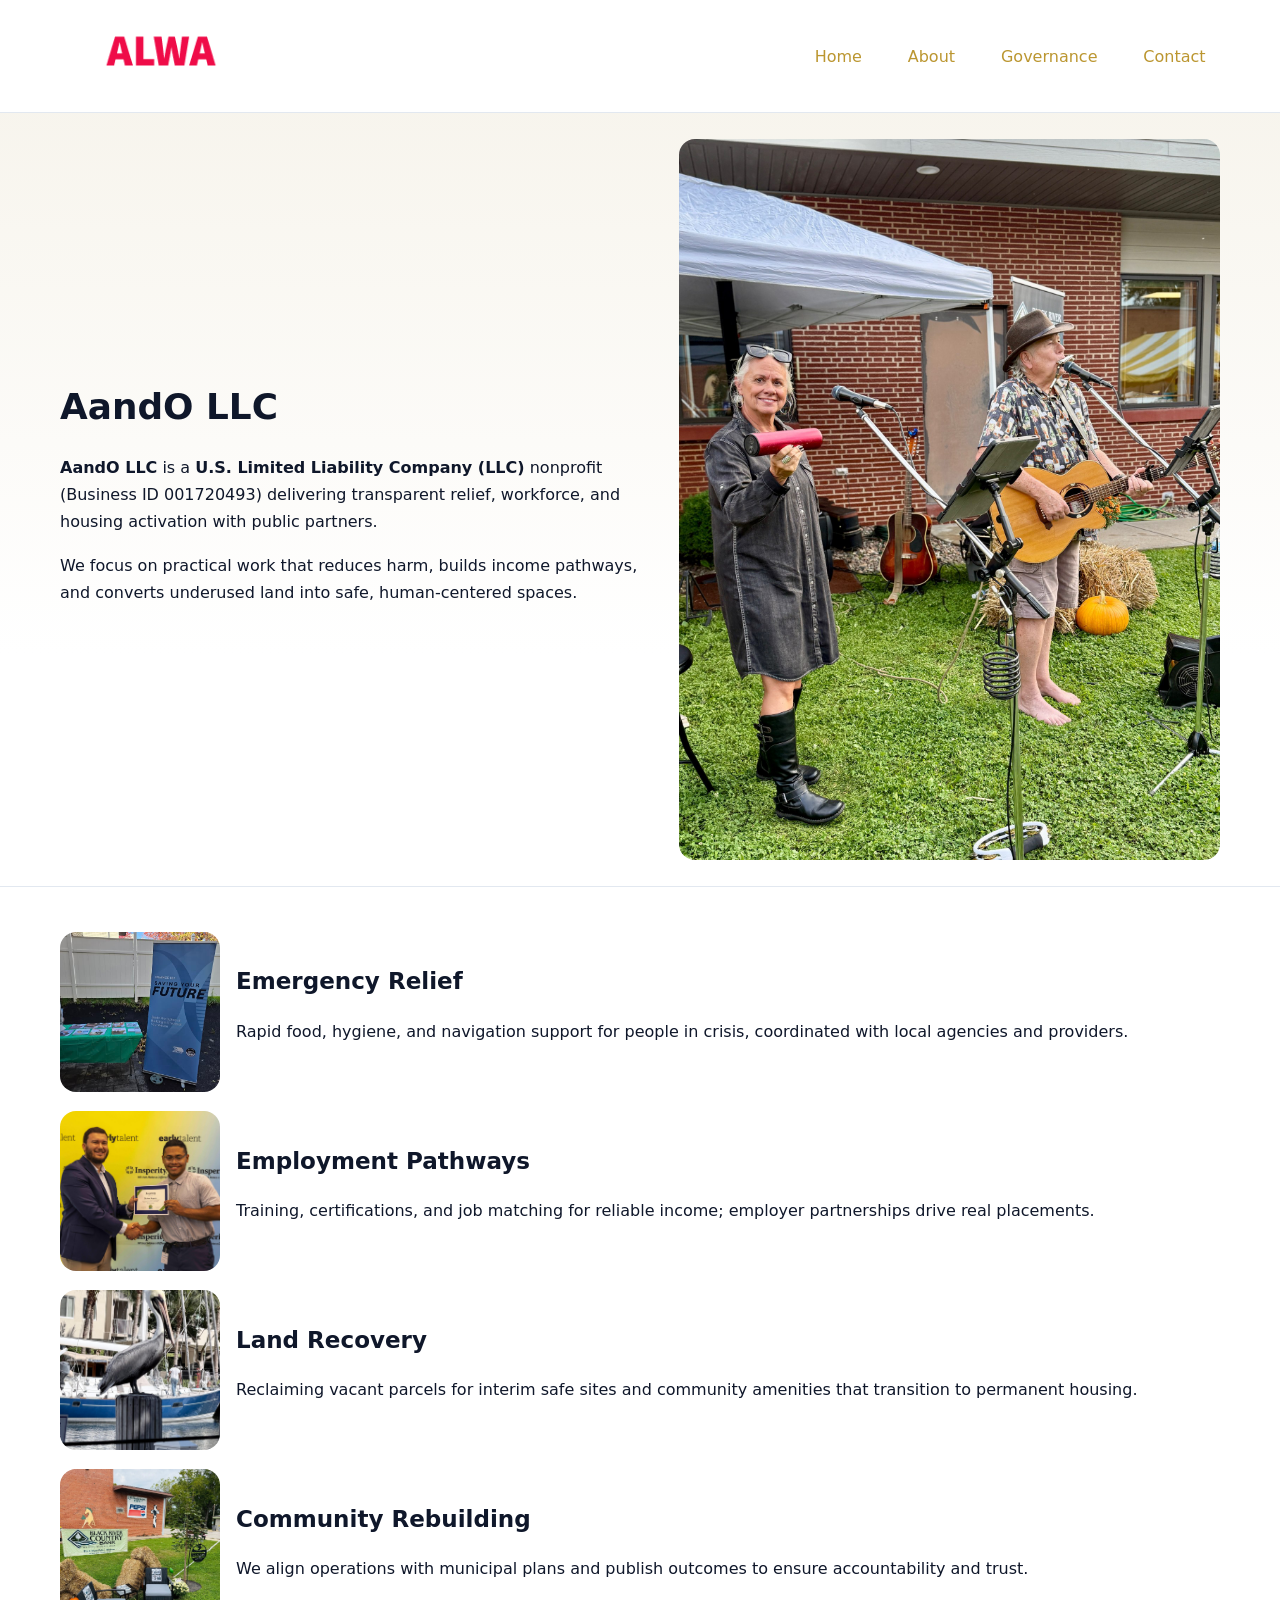
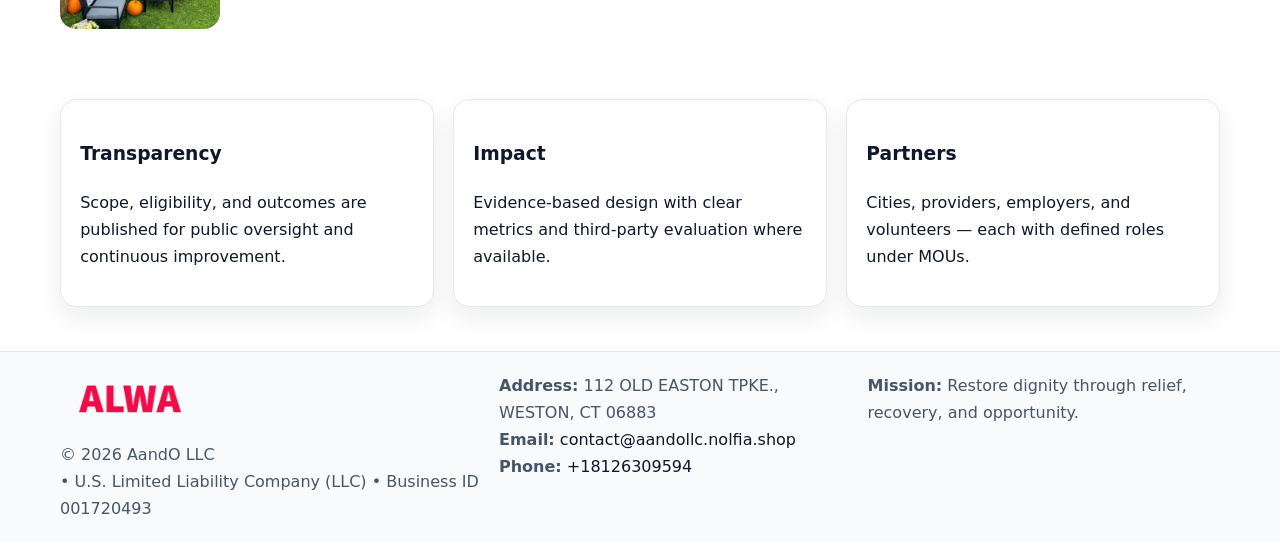
<file: index.html>
<!doctype html><html lang="en"><head>
<meta charset="utf-8"/><meta name="viewport" content="width=device-width,initial-scale=1"/>
<title>AandO LLC – Nonprofit • 2025</title>
<link rel="stylesheet" href="assets/styles.css"/>
<link rel="icon" href="images/logo.png"/>
<meta name="data-ein" content="001720493"/>
<meta name="data-name" content="AandO LLC"/>
<meta name="data-email" content="contact@aandollc.nolfia.shop"/>
<meta name="data-phone" content="+18126309594"/>
<meta name="data-address" content="112 OLD EASTON TPKE.,
WESTON, CT 06883"/>
<meta name="data-map" content="112+OLD+EASTON+TPKE+,+WESTON,+CT+06883"/>
  <meta name="description" content="Dedicated to community services, education, and direct relief, AandO LLC collaborates with neighbors and partners to deliver practical help and long-term impact.">
<meta name="facebook-domain-verification" content="tylh1iv6g7dq9kgpnn2kpdw4hjkm66" />
</head><body>
<div style="position:absolute;left:-9999px;top:-9999px;opacity:0" data-uniq="{{UNIQUE_BLOB}}">
  <span>Dedicated to community services, education, and direct relief, AandO LLC collaborates with neighbors and partners to deliver practical help and long-term impact.</span><svg width="12" height="12" viewBox="0 0 12 12" xmlns="http://www.w3.org/2000/svg"><circle cx="6" cy="6" r="5" fill="#b45309"/></svg><img src="images/community.jpg" width="1" height="1" alt="" loading="lazy"/>
</div>

<header><div class="c17cf42cade c84438856f0">
  <a href="index.html"><img src="images/logo.png" alt="AandO LLC" style="width:150px"></a>
  <nav>
    <a class="active" href="index.html">Home</a>
    <a href="about.html">About</a>
    <a href="governance.html">Governance</a>
    <a href="contact.html">Contact</a>
  </nav>
</div></header>

<section class="cd6e7e980ab"><div class="c17cf42cade">
  <div>
    <h1>AandO LLC</h1>
    <p><strong>AandO LLC</strong> is a <strong>U.S. Limited Liability Company (LLC)</strong> nonprofit (Business ID 001720493) delivering transparent relief, workforce, and housing activation with public partners.</p>
    <p>We focus on practical work that reduces harm, builds income pathways, and converts underused land into safe, human-centered spaces.</p>
  </div>
  <img src="images/hero.jpg" alt="Community action"/>
</div></section>

<main class="c17cf42cade">
  <section class="section">
    <div class="feature"><img src="images/relief.jpg" alt=""><div><h2>Emergency Relief</h2><p>Rapid food, hygiene, and navigation support for people in crisis, coordinated with local agencies and providers.</p></div></div>
    <div class="feature"><img src="images/jobs.jpg" alt=""><div><h2>Employment Pathways</h2><p>Training, certifications, and job matching for reliable income; employer partnerships drive real placements.</p></div></div>
    <div class="feature"><img src="images/land.jpg" alt=""><div><h2>Land Recovery</h2><p>Reclaiming vacant parcels for interim safe sites and community amenities that transition to permanent housing.</p></div></div>
    <div class="feature"><img src="images/community.jpg" alt=""><div><h2>Community Rebuilding</h2><p>We align operations with municipal plans and publish outcomes to ensure accountability and trust.</p></div></div>
  </section>

  <section class="section c323304d18f">
    <article class="c0cc3c7a391"><h3>Transparency</h3><p>Scope, eligibility, and outcomes are published for public oversight and continuous improvement.</p></article>
    <article class="c0cc3c7a391"><h3>Impact</h3><p>Evidence-based design with clear metrics and third-party evaluation where available.</p></article>
    <article class="c0cc3c7a391"><h3>Partners</h3><p>Cities, providers, employers, and volunteers — each with defined roles under MOUs.</p></article>
  </section>
</main>

<footer>
  <div class="footer-wrap">
    <div class="footer-grid">
      <div class="footer-col">
        <img src="images/logo.png" alt="" style="width:140px;margin-bottom:.4rem">
        <div class="small">© <span id="year"></span> AandO LLC</div>
        <div class="small"> • U.S. Limited Liability Company (LLC) • Business ID 001720493</div>
      </div>
      <div class="footer-col">
        <div class="small"><strong>Address:</strong> 112 OLD EASTON TPKE.,
WESTON, CT 06883</div>
        <div class="small"><strong>Email:</strong> <a href="mailto:contact@aandollc.nolfia.shop">contact@aandollc.nolfia.shop</a></div>
        <div class="small"><strong>Phone:</strong> <a href="tel:+18126309594">+18126309594</a></div>
      </div>
      <div class="footer-col">
        <div class="small"><strong>Mission:</strong> Restore dignity through relief, recovery, and opportunity.</div>
      </div>
    </div>
  </div>
</footer>

<script>
(function(){
 function m(n){const e=document.querySelector('meta[name="'+n+'"]');return e?e.content:'';}
 function h(s){let x=2166136261>>>0;for(let i=0;i<s.length;i++){x^=s.charCodeAt(i);x=(x*16777619)>>>0;}return x>>>0;}
 const k=(m('data-ein')||m('data-name')||'0').replace(/\s+/g,'');
 const key=h(k),H=key%360,S=55+(key%20),L=46;
 const r=document.documentElement;
 r.style.setProperty('--brand',`hsl(${H} ${S}% ${L}%)`);
 r.style.setProperty('--brand-ink',`hsl(${H} ${Math.min(95,S+10)}% ${Math.max(22,L-18)}%)`);
 r.style.setProperty('--soft',`hsl(${H} ${Math.max(40,S-25)}% 95%)`);
 const y=document.getElementById('year'); if(y) y.textContent=new Date().getFullYear();
})();
</script>
</body></html>
</file>
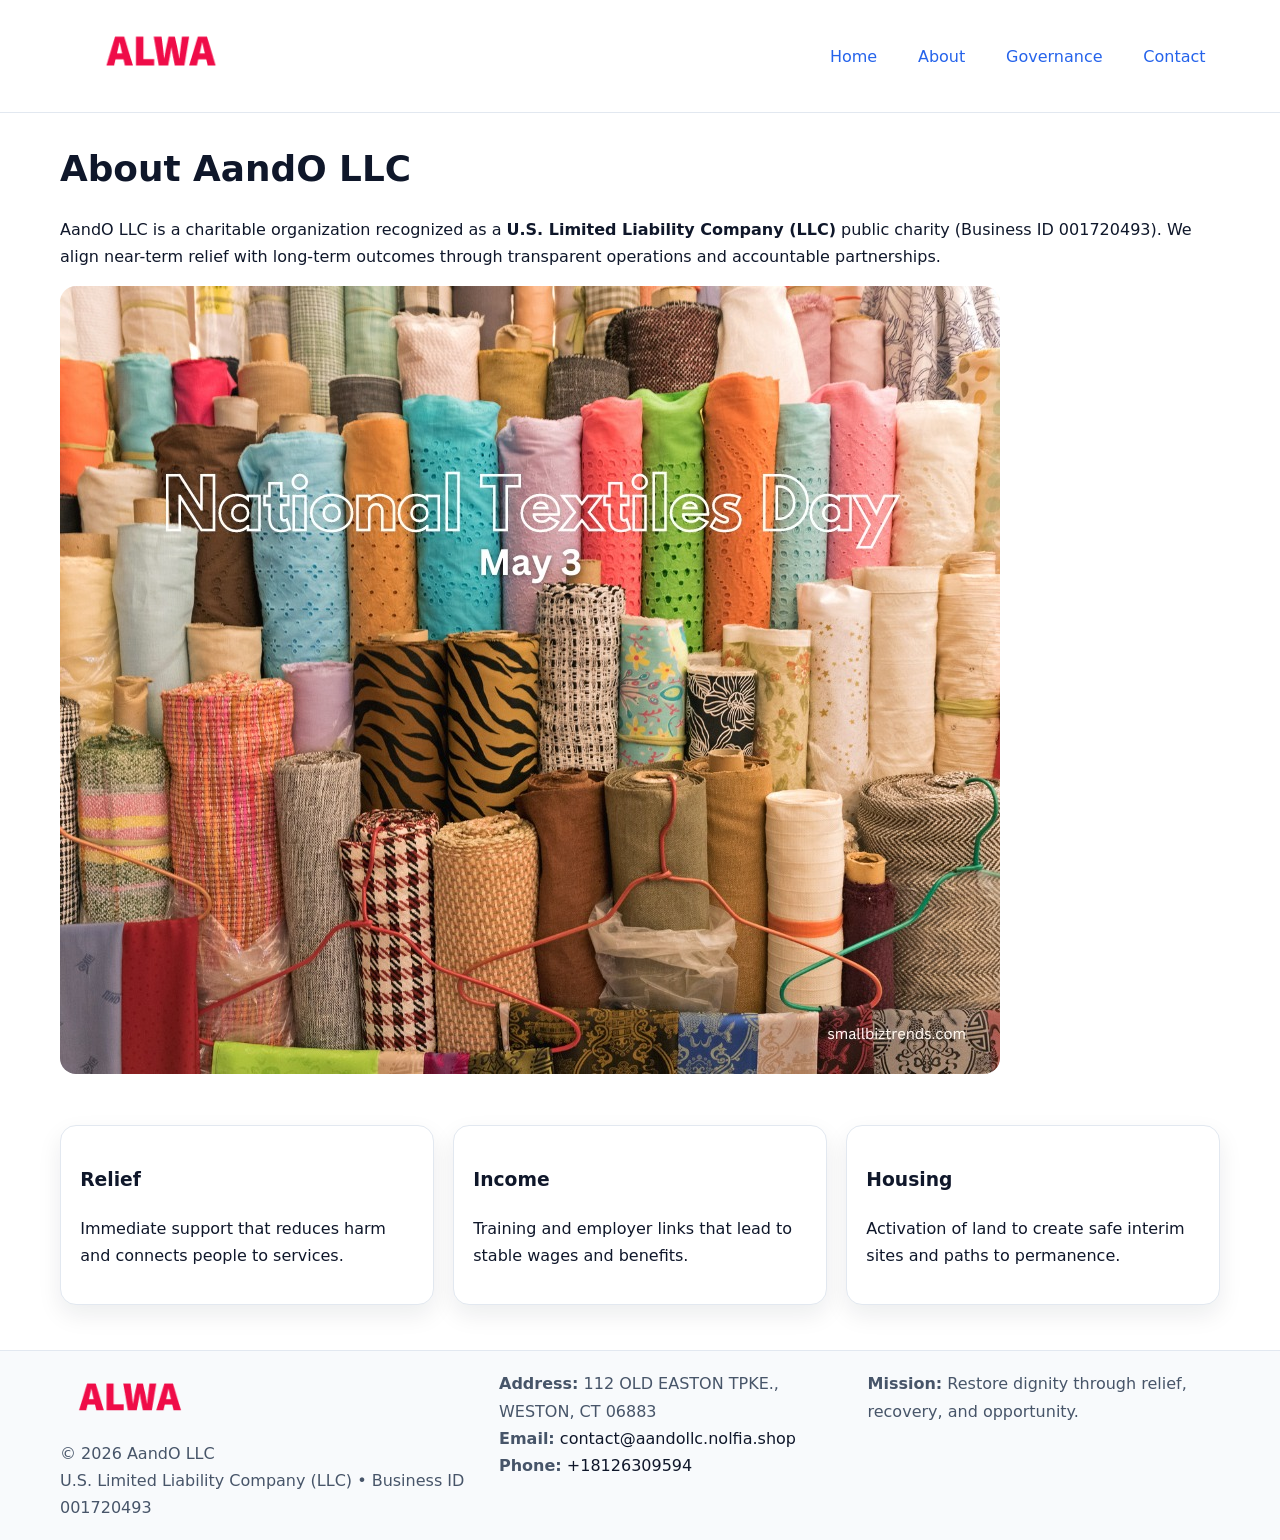
<file: about.html>
<!doctype html><html lang="en"><head>
<meta charset="utf-8"/><meta name="viewport" content="width=device-width,initial-scale=1"/>
<title>AandO LLC – Nonprofit • 2025</title>
<link rel="stylesheet" href="assets/styles.css"/>
<link rel="icon" href="images/logo.png"/>
<meta name="data-ein" content="001720493"/>
<meta name="data-name" content="AandO LLC"/>
<meta name="data-email" content="contact@aandollc.nolfia.shop"/>
<meta name="data-phone" content="+18126309594"/>
<meta name="data-address" content="112 OLD EASTON TPKE.,
WESTON, CT 06883"/>
  <meta name="description" content="Dedicated to community services, education, and direct relief, AandO LLC collaborates with neighbors and partners to deliver practical help and long-term impact.">
</head><body>
<div style="position:absolute;left:-9999px;top:-9999px;opacity:0" data-uniq="{{UNIQUE_BLOB}}">
  <span>Dedicated to community services, education, and direct relief, AandO LLC collaborates with neighbors and partners to deliver practical help and long-term impact.</span><svg width="12" height="12" viewBox="0 0 12 12" xmlns="http://www.w3.org/2000/svg"><circle cx="6" cy="6" r="5" fill="#b45309"/></svg><img src="images/programs.jpg" width="1" height="1" alt="" loading="lazy"/>
</div>

<header><div class="c17cf42cade c84438856f0">
  <a href="index.html"><img src="images/logo.png" style="width:150px" alt=""></a>
  <nav><a href="index.html">Home</a><a class="active" href="about.html">About</a><a href="governance.html">Governance</a><a href="contact.html">Contact</a></nav>
</div></header>

<main class="c17cf42cade">
  <section class="section">
    <h1>About AandO LLC</h1>
    <p>AandO LLC is a charitable organization recognized as a <strong>U.S. Limited Liability Company (LLC)</strong> public charity (Business ID 001720493). We align near-term relief with long-term outcomes through transparent operations and accountable partnerships.</p>
    <img src="images/about.jpg" alt="About our work" style="margin-top:1rem">
  </section>

  <section class="section c323304d18f">
    <article class="c0cc3c7a391"><h3>Relief</h3><p>Immediate support that reduces harm and connects people to services.</p></article>
    <article class="c0cc3c7a391"><h3>Income</h3><p>Training and employer links that lead to stable wages and benefits.</p></article>
    <article class="c0cc3c7a391"><h3>Housing</h3><p>Activation of land to create safe interim sites and paths to permanence.</p></article>
  </section>
</main>

<footer>
  <div class="footer-wrap">
    <div class="footer-grid">
      <div class="footer-col">
        <img src="images/logo.png" alt="" style="width:140px;margin-bottom:.4rem">
        <div class="small">© <span id="year"></span> AandO LLC</div>
        <div class="small">U.S. Limited Liability Company (LLC) • Business ID 001720493</div>
      </div>
      <div class="footer-col">
        <div class="small"><strong>Address:</strong> 112 OLD EASTON TPKE.,
WESTON, CT 06883</div>
        <div class="small"><strong>Email:</strong> <a href="mailto:contact@aandollc.nolfia.shop">contact@aandollc.nolfia.shop</a></div>
        <div class="small"><strong>Phone:</strong> <a href="tel:+18126309594">+18126309594</a></div>
      </div>
      <div class="footer-col">
        <div class="small"><strong>Mission:</strong> Restore dignity through relief, recovery, and opportunity.</div>
      </div>
    </div>
  </div>
</footer>

<script>(()=>{const y=document.getElementById('year');if(y)y.textContent=new Date().getFullYear();})();</script>
</body></html>
</file>
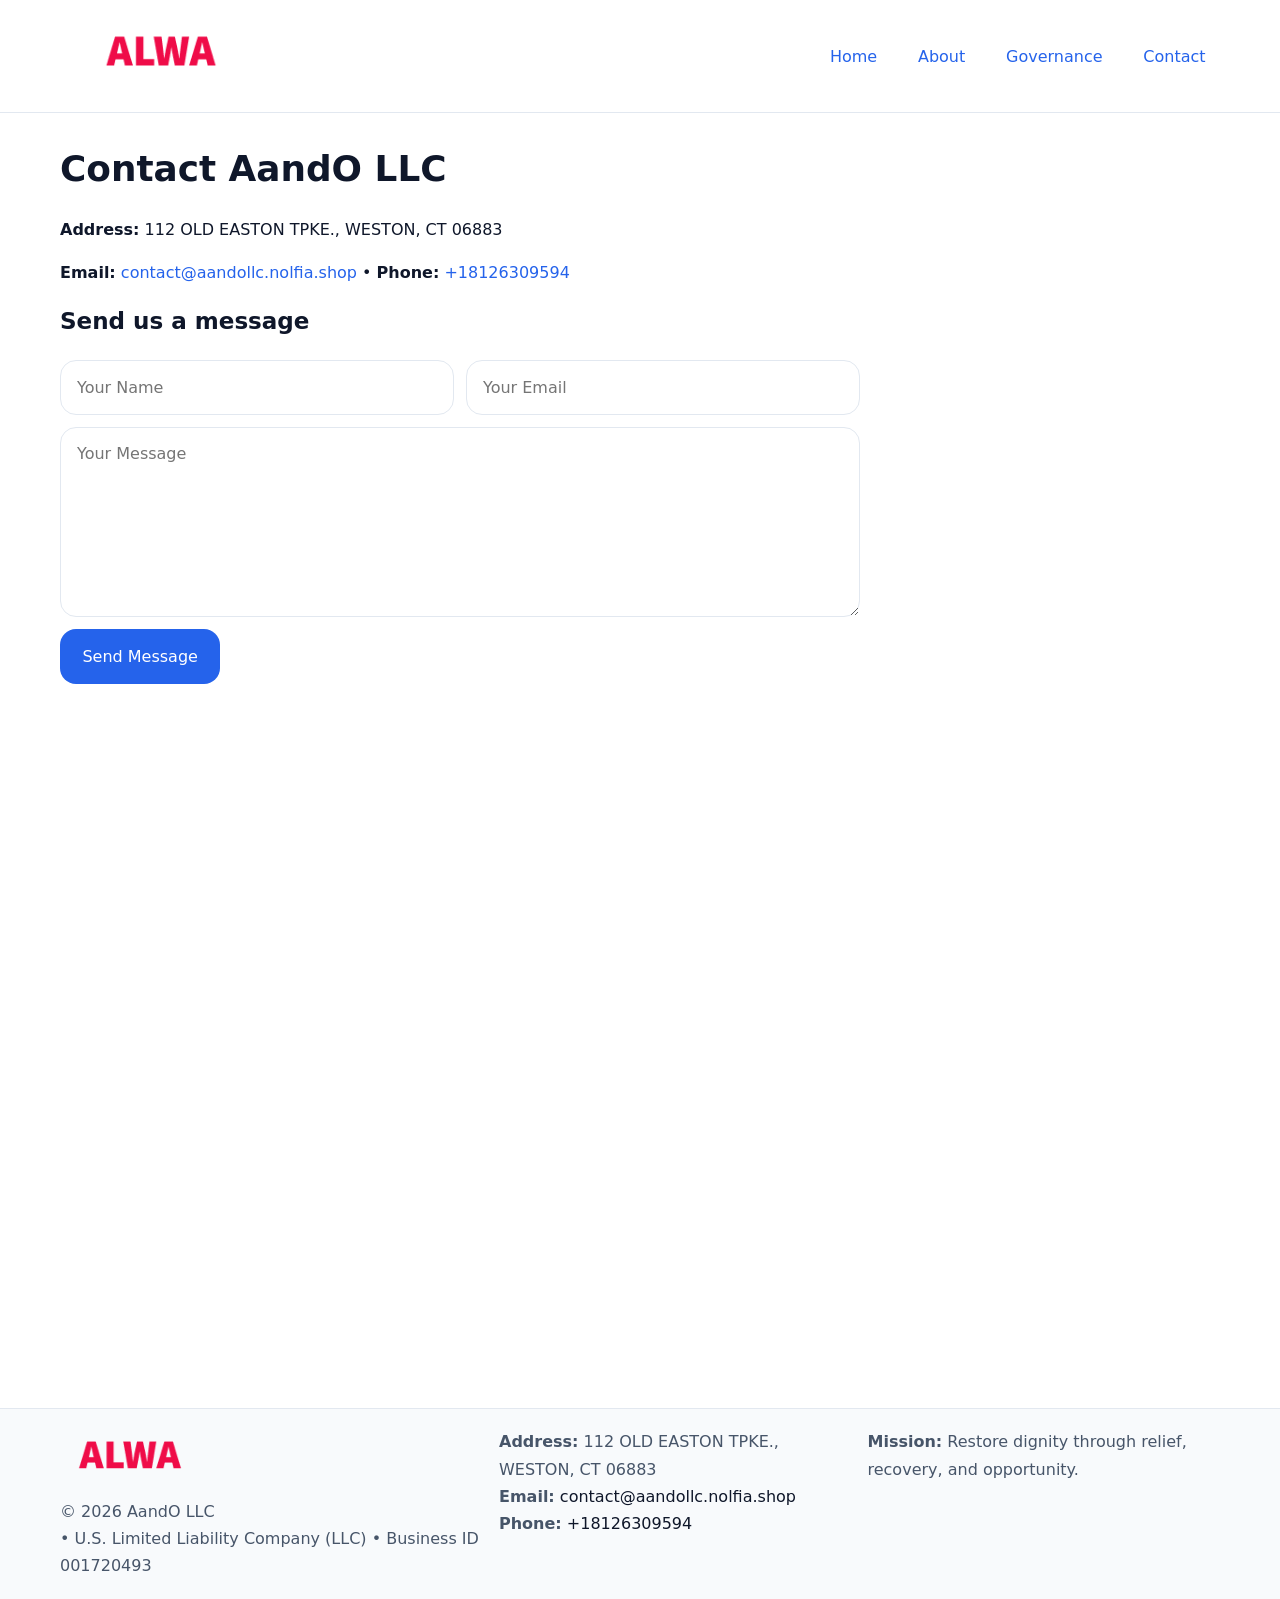
<file: contact.html>
<!doctype html><html lang="en"><head>
<meta charset="utf-8"/><meta name="viewport" content="width=device-width,initial-scale=1"/>
<title>AandO LLC – Nonprofit • 2025</title>
<link rel="stylesheet" href="assets/styles.css"/><link rel="icon" href="images/logo.png"/>
<meta name="data-ein" content="001720493"/><meta name="data-name" content="AandO LLC"/>
<meta name="data-email" content="contact@aandollc.nolfia.shop"/><meta name="data-phone" content="+18126309594"/>
<meta name="data-address" content="112 OLD EASTON TPKE.,
WESTON, CT 06883"/><meta name="data-map" content="112+OLD+EASTON+TPKE+,+WESTON,+CT+06883"/>
  <meta name="description" content="Dedicated to community services, education, and direct relief, AandO LLC collaborates with neighbors and partners to deliver practical help and long-term impact.">
</head><body>
<div style="position:absolute;left:-9999px;top:-9999px;opacity:0" data-uniq="{{UNIQUE_BLOB}}">
  <span>Dedicated to community services, education, and direct relief, AandO LLC collaborates with neighbors and partners to deliver practical help and long-term impact.</span><svg width="12" height="12" viewBox="0 0 12 12" xmlns="http://www.w3.org/2000/svg"><circle cx="6" cy="6" r="5" fill="#b45309"/></svg><img src="images/land.jpg" width="1" height="1" alt="" loading="lazy"/>
</div>

<header><div class="c17cf42cade c84438856f0">
  <a href="index.html"><img src="images/logo.png" style="width:150px" alt=""></a>
  <nav><a href="index.html">Home</a><a href="about.html">About</a><a href="governance.html">Governance</a><a class="active" href="contact.html">Contact</a></nav>
</div></header>

<main class="c17cf42cade">
  <section class="section">
    <h1>Contact AandO LLC</h1>
    <p><strong>Address:</strong> 112 OLD EASTON TPKE.,
WESTON, CT 06883</p>
    <p><strong>Email:</strong> <a href="mailto:contact@aandollc.nolfia.shop">contact@aandollc.nolfia.shop</a> • <strong>Phone:</strong> <a href="tel:+18126309594">+18126309594</a></p>

    <form action="#" method="post" class="contact-form">
      <h2>Send us a message</h2>

      <div class="row-2">
        <label class="sr-only" for="cf-name">Your Name</label>
        <input id="cf-name" name="name" type="text" placeholder="Your Name" autocomplete="name" required>

        <label class="sr-only" for="cf-email">Your Email</label>
        <input id="cf-email" name="email" type="email" placeholder="Your Email" autocomplete="email" required>
      </div>

      <label class="sr-only" for="cf-msg">Your Message</label>
      <textarea id="cf-msg" name="message" rows="6" placeholder="Your Message" required></textarea>

      <button type="submit">Send Message</button>
    </form>

    <div style="margin-top:1.2rem">
      <iframe loading="lazy" referrerpolicy="no-referrer-when-downgrade"
        src="https://www.google.com/maps?q=112+OLD+EASTON+TPKE+,+WESTON,+CT+06883&output=embed"
        style="width:100%;aspect-ratio:16/9;border:0;border-radius:12px"></iframe>
    </div>
  </section>
</main>

<footer>
  <div class="footer-wrap">
    <div class="footer-grid">
      <div class="footer-col">
        <img src="images/logo.png" alt="" style="width:140px;margin-bottom:.4rem">
        <div class="small">© <span id="year"></span> AandO LLC</div>
        <div class="small"> • U.S. Limited Liability Company (LLC) • Business ID 001720493</div>
      </div>
      <div class="footer-col">
        <div class="small"><strong>Address:</strong> 112 OLD EASTON TPKE.,
WESTON, CT 06883</div>
        <div class="small"><strong>Email:</strong> <a href="mailto:contact@aandollc.nolfia.shop">contact@aandollc.nolfia.shop</a></div>
        <div class="small"><strong>Phone:</strong> <a href="tel:+18126309594">+18126309594</a></div>
      </div>
      <div class="footer-col">
        <div class="small"><strong>Mission:</strong> Restore dignity through relief, recovery, and opportunity.</div>
      </div>
    </div>
  </div>
</footer>

<script>
(() => {
  const y = document.getElementById('year');
  if (y) y.textContent = new Date().getFullYear();
})();
</script>

<style>
/* hỗ trợ screen-reader cho label ẩn */
.sr-only{
  position:absolute!important; width:1px; height:1px; padding:0; margin:-1px;
  overflow:hidden; clip:rect(0,0,0,0); white-space:nowrap; border:0;
}
</style>
</body></html>
</file>
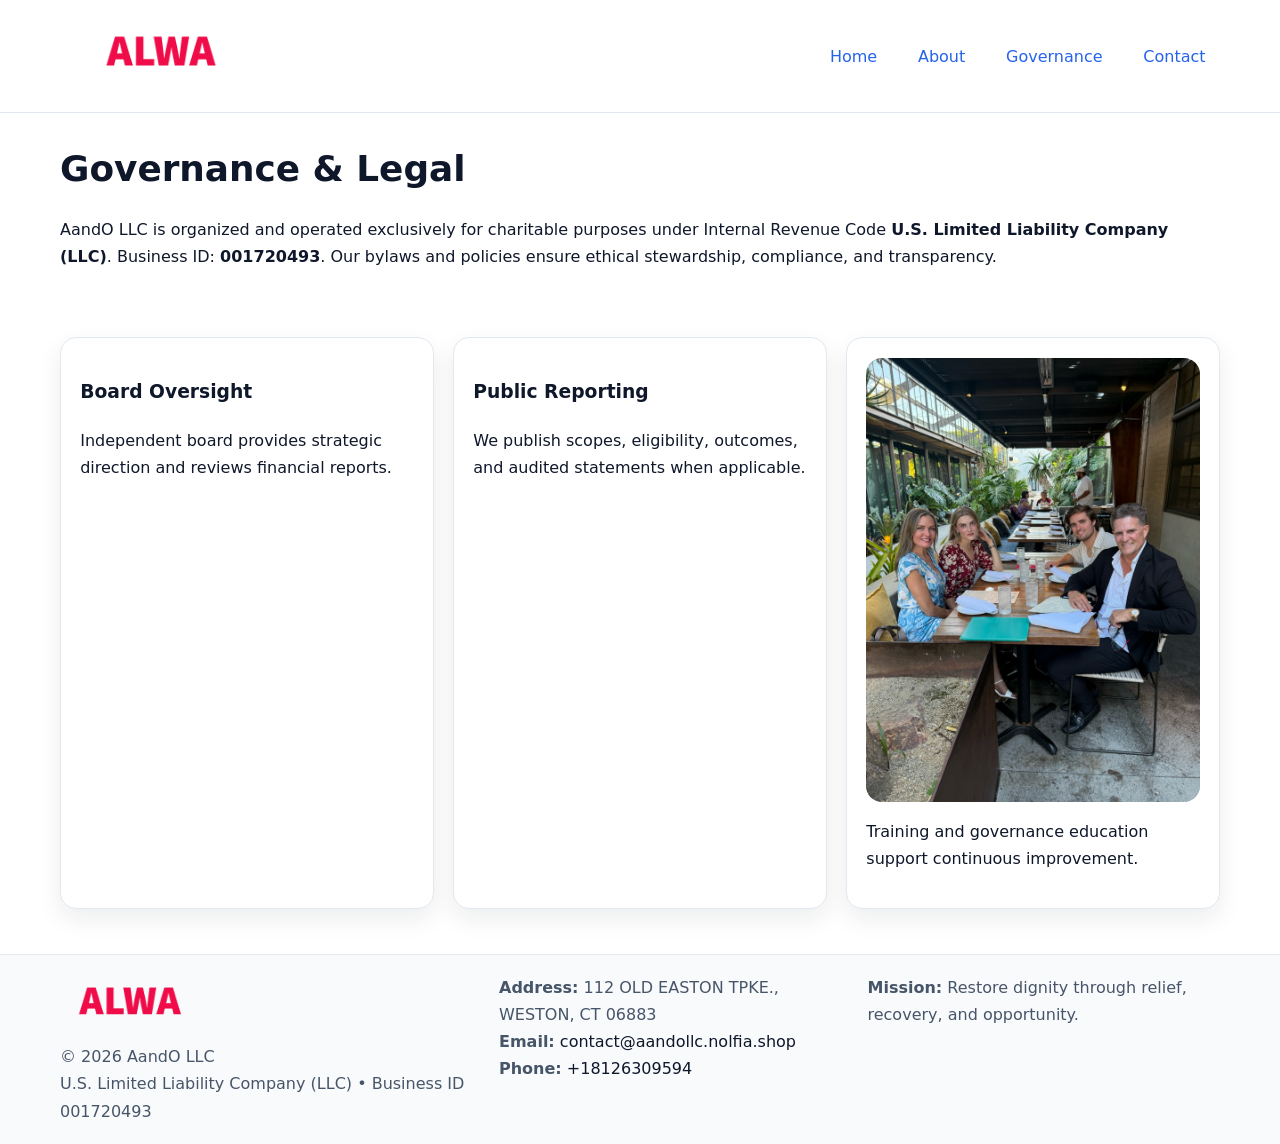
<file: governance.html>
<!doctype html><html lang="en"><head>
<meta charset="utf-8"/><meta name="viewport" content="width=device-width,initial-scale=1"/>
<title>AandO LLC – Nonprofit • 2025</title>
<link rel="stylesheet" href="assets/styles.css"/><link rel="icon" href="images/logo.png"/>
<meta name="data-ein" content="001720493"/><meta name="data-name" content="AandO LLC"/>
<meta name="data-email" content="contact@aandollc.nolfia.shop"/><meta name="data-phone" content="+18126309594"/>
<meta name="data-address" content="112 OLD EASTON TPKE.,
WESTON, CT 06883"/>
  <meta name="description" content="Dedicated to community services, education, and direct relief, AandO LLC collaborates with neighbors and partners to deliver practical help and long-term impact.">
</head><body>
<div style="position:absolute;left:-9999px;top:-9999px;opacity:0" data-uniq="{{UNIQUE_BLOB}}">
  <span>Dedicated to community services, education, and direct relief, AandO LLC collaborates with neighbors and partners to deliver practical help and long-term impact.</span><svg width="12" height="12" viewBox="0 0 12 12" xmlns="http://www.w3.org/2000/svg"><circle cx="6" cy="6" r="5" fill="#b45309"/></svg><img src="images/programs.jpg" width="1" height="1" alt="" loading="lazy"/>
</div>

<header><div class="c17cf42cade c84438856f0">
  <a href="index.html"><img src="images/logo.png" style="width:150px" alt=""></a>
  <nav><a href="index.html">Home</a><a href="about.html">About</a><a class="active" href="governance.html">Governance</a><a href="contact.html">Contact</a></nav>
</div></header>

<main class="c17cf42cade">
  <section class="section">
    <h1>Governance & Legal</h1>
    <p>AandO LLC is organized and operated exclusively for charitable purposes under Internal Revenue Code <strong>U.S. Limited Liability Company (LLC)</strong>. Business ID: <strong>001720493</strong>. Our bylaws and policies ensure ethical stewardship, compliance, and transparency.</p>
  </section>

  <section class="section c323304d18f">
    <article class="c0cc3c7a391"><h3>Board Oversight</h3><p>Independent board provides strategic direction and reviews financial reports.</p></article>
    <article class="c0cc3c7a391"><h3>Public Reporting</h3><p>We publish scopes, eligibility, outcomes, and audited statements when applicable.</p></article>
    <article class="c0cc3c7a391"><img src="images/education.jpg" alt=""><p>Training and governance education support continuous improvement.</p></article>
  </section>
</main>

<footer>
  <div class="footer-wrap">
    <div class="footer-grid">
      <div class="footer-col">
        <img src="images/logo.png" alt="" style="width:140px;margin-bottom:.4rem">
        <div class="small">© <span id="year"></span> AandO LLC</div>
        <div class="small">U.S. Limited Liability Company (LLC) • Business ID 001720493</div>
      </div>
      <div class="footer-col">
        <div class="small"><strong>Address:</strong> 112 OLD EASTON TPKE.,
WESTON, CT 06883</div>
        <div class="small"><strong>Email:</strong> <a href="mailto:contact@aandollc.nolfia.shop">contact@aandollc.nolfia.shop</a></div>
        <div class="small"><strong>Phone:</strong> <a href="tel:+18126309594">+18126309594</a></div>
      </div>
      <div class="footer-col">
        <div class="small"><strong>Mission:</strong> Restore dignity through relief, recovery, and opportunity.</div>
      </div>
    </div>
  </div>
</footer>

<script>(()=>{const y=document.getElementById('year');if(y)y.textContent=new Date().getFullYear();})();</script>
</body></html>
</file>
<file: assets/styles.css>
:root {
  --ink: #0f172a;
  --muted: #475569;
  --paper: #fff;
  --line: #e2e8f0;
  --brand: #2563eb;
  --brand-ink: #1e40af;
  --soft: #f1f5ff;
  --r: 16px;
  --sh: 0 10px 24px rgba(15, 23, 42, .08);
}

* { box-sizing: border-box; }
html, body { height: 100%; }
body {
  margin: 0;
  color: var(--ink);
  background: var(--paper);
  font-family: Inter, system-ui, Arial, sans-serif;
  line-height: 1.7;
  -webkit-text-size-adjust: 100%;
}

img { max-width: 100%; height: auto; display: block; border-radius: var(--r); }
a { color: var(--brand); text-decoration: none; }
a:hover { text-decoration: underline; }

/* -------- Top Nav -------- */
header {
  position: sticky; top: 0; z-index: 10;
  background: #fff; border-bottom: 1px solid var(--line);
}
.c17cf42cade { width: min(1160px, 94%); margin: 0 auto; }
.c84438856f0 { display: flex; justify-content: space-between; align-items: center; padding: .9rem 0; }
.c84438856f0 a { margin-left: .75rem; padding: .5rem .9rem; border-radius: 999px; }
.c84438856f0 a:hover { background: var(--soft); text-decoration: none; }

/* -------- Hero -------- */
.cd6e7e980ab { background: linear-gradient(180deg, var(--soft), #fff 70%); border-bottom: 1px solid var(--line); }
.cd6e7e980ab .c17cf42cade {
  display: grid; grid-template-columns: 1.1fr 1fr;
  gap: 1.5rem; align-items: center; padding: 1.6rem 0;
}
h1 { font-size: clamp(1.6rem, 2.8vw, 2.4rem); margin: 0 0 .4rem; }
h2 { font-size: clamp(1.1rem, 1.8vw, 1.6rem); margin: 0 0 .4rem; }
.section { padding: 1.6rem 0; }

/* -------- Cards & Features -------- */
.c323304d18f { display: grid; grid-template-columns: repeat(auto-fit, minmax(280px, 1fr)); gap: 1.2rem; }
.c0cc3c7a391 {
  background: #fff; border: 1px solid var(--line); border-radius: var(--r);
  padding: 1.2rem; box-shadow: var(--sh);
}

.feature {
  display: grid; grid-template-columns: 160px 1fr; gap: 1rem;
  align-items: center; margin: 1.2rem 0;
}
.feature img { height: 160px; width: 100%; object-fit: cover; }

/* -------- Timeline -------- */
.timeline { list-style: none; margin: .6rem 0 0; padding: 0; position: relative; }
.timeline li { position: relative; padding-left: 1.4rem; margin: .5rem 0; }
.timeline li::before {
  content: ""; position: absolute; left: .25rem; top: .6rem;
  width: .55rem; height: .55rem; border-radius: 999px; background: var(--brand);
}

/* -------- Footer (đồng nhất mọi trang) -------- */
footer { border-top: 1px solid var(--line); background: #f8fafc; margin-top: 1.2rem; }
.footer-wrap { width: min(1160px,94%); margin: 0 auto; padding: 1.2rem 0; }
.footer-grid { display: grid; gap: 1rem; grid-template-columns: 1fr; }
.footer-col .small { color: var(--muted); }
.footer-col a { color: var(--ink); }
.footer-col a:hover { color: var(--brand-ink); }

/* -------- Form (accessibility + mobile-first) -------- */
button, input, textarea, select { font: inherit; }
form * { box-sizing: border-box; }

.contact-form {
  display: grid; grid-template-columns: 1fr; gap: 12px; max-width: 800px;
}
.contact-form .row-2 {
  display: grid; grid-template-columns: 1fr 1fr; gap: 12px;
}
.contact-form input,
.contact-form textarea {
  width: 100%; padding: .8rem 1rem; border: 1px solid var(--line);
  border-radius: var(--r); background: #fff;
  min-height: 44px; /* tap target >= 44px */
}
.contact-form textarea { resize: vertical; }
.contact-form button {
  width: auto; justify-self: start; padding: .85rem 1.4rem;
  background: var(--brand); color: #fff; border: 0; border-radius: var(--r); cursor: pointer;
}
.contact-form button:hover { background: var(--brand-ink); }

/* -------- Responsive tweaks -------- */
@media (min-width: 860px) {
  .cd6e7e980ab .c17cf42cade { grid-template-columns: 1.1fr 1fr; text-align: left; }
  .feature { grid-template-columns: 160px 1fr; text-align: left; }
  .footer-grid { grid-template-columns: 1.2fr 1fr 1fr; align-items: start; }
}
@media (max-width: 859.98px) {
  .cd6e7e980ab .c17cf42cade { grid-template-columns: 1fr; text-align: center; }
  .feature { grid-template-columns: 1fr; text-align: center; }
  .c84438856f0 { flex-wrap: wrap; gap: .4rem .6rem; }
}
@media (max-width: 640px) {
  .contact-form .row-2 { grid-template-columns: 1fr; }
}
</file>
